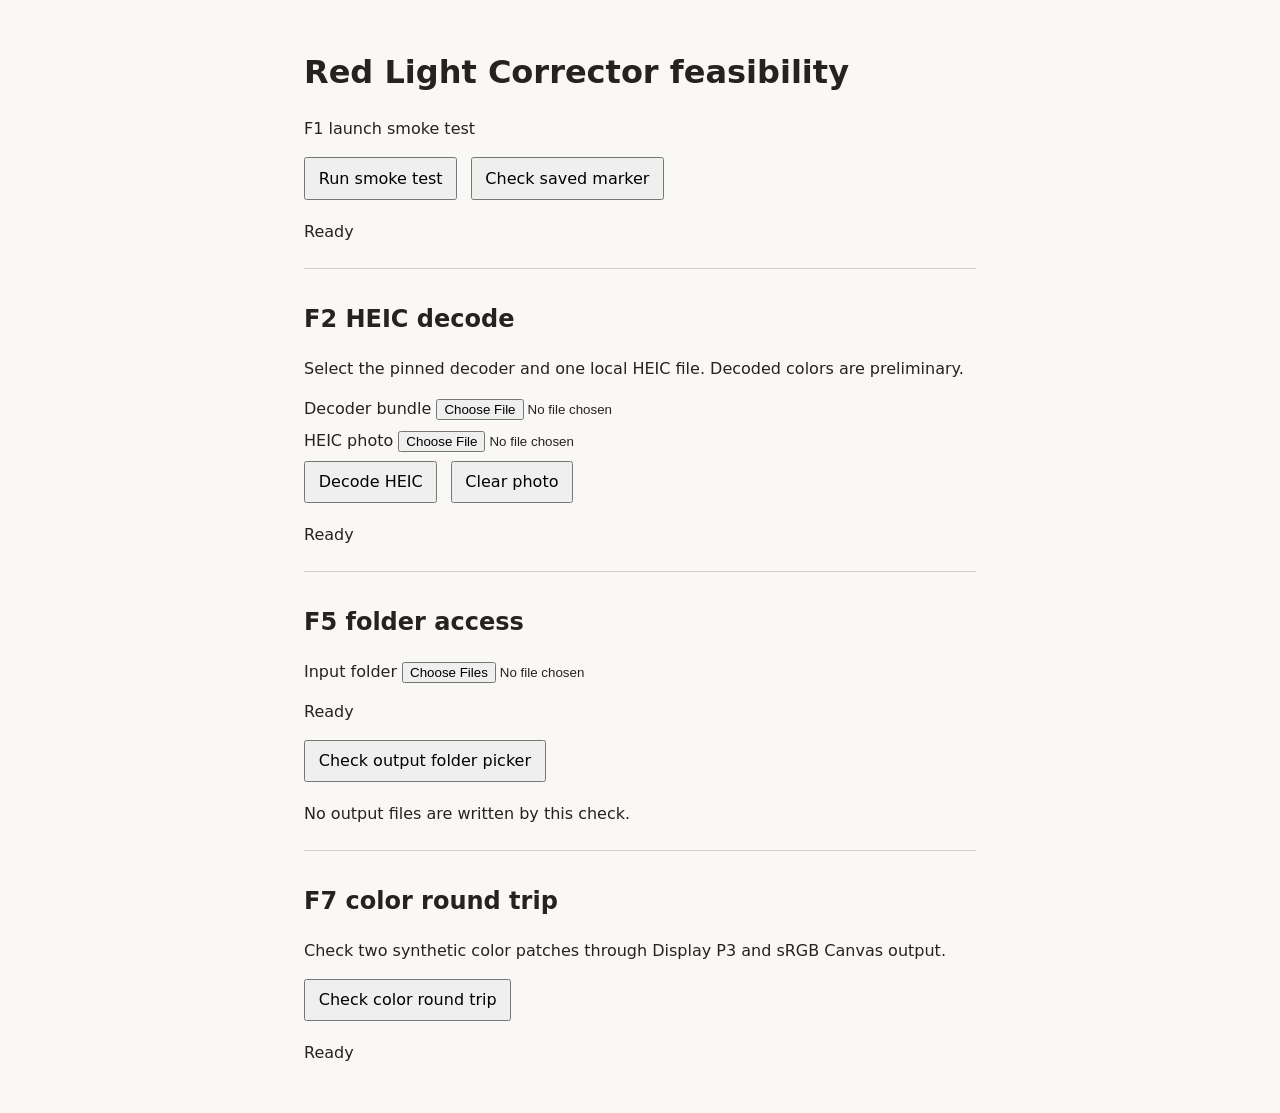
<file: feasibility/harness/index.html>
<!doctype html>
<html lang="en">
<meta charset="utf-8">
<meta http-equiv="Content-Security-Policy" content="default-src 'none'; script-src 'self' 'wasm-unsafe-eval'; worker-src blob:; img-src blob:; style-src 'self'; connect-src 'none'; base-uri 'none'; form-action 'none'">
<meta name="viewport" content="width=device-width,initial-scale=1">
<title>Red Light Corrector feasibility</title>
<link rel="stylesheet" href="harness.css">
<script defer src="smoke.js"></script>
<script defer src="photo-probe.js"></script>
<script defer src="color-probe.js"></script>
<main>
  <h1>Red Light Corrector feasibility</h1>
  <p>F1 launch smoke test</p>
  <button id="run" type="button">Run smoke test</button>
  <button id="check-storage" type="button">Check saved marker</button>
  <p id="summary" role="status">Ready</p>
  <dl id="results"></dl>
  <section aria-labelledby="heic-title">
    <h2 id="heic-title">F2 HEIC decode</h2>
    <p>Select the pinned decoder and one local HEIC file. Decoded colors are preliminary.</p>
    <label>Decoder bundle <input id="decoder-bundle" type="file" accept=".js"></label>
    <label>HEIC photo <input id="heic-photo" type="file" accept=".heic,.heif,image/heic,image/heif"></label>
    <button id="decode-heic" type="button">Decode HEIC</button>
    <button id="clear-heic" type="button">Clear photo</button>
    <p id="heic-result" role="status">Ready</p>
    <canvas id="heic-preview" aria-label="Bundled decoder preview" hidden></canvas>
  </section>
  <section aria-labelledby="folder-title">
    <h2 id="folder-title">F5 folder access</h2>
    <label>Input folder <input id="input-folder" type="file" webkitdirectory multiple></label>
    <p id="folder-result" role="status">Ready</p>
    <button id="check-output-picker" type="button">Check output folder picker</button>
    <p id="picker-result" role="status">No output files are written by this check.</p>
  </section>
  <section aria-labelledby="color-title">
    <h2 id="color-title">F7 color round trip</h2>
    <p>Check two synthetic color patches through Display P3 and sRGB Canvas output.</p>
    <button id="check-color" type="button">Check color round trip</button>
    <p id="color-result" role="status">Ready</p>
    <canvas id="color-preview" width="64" height="32" aria-label="Display P3 red and neutral gray patches" hidden></canvas>
    <pre id="color-measurements"></pre>
  </section>
</main>
</html>
</file>
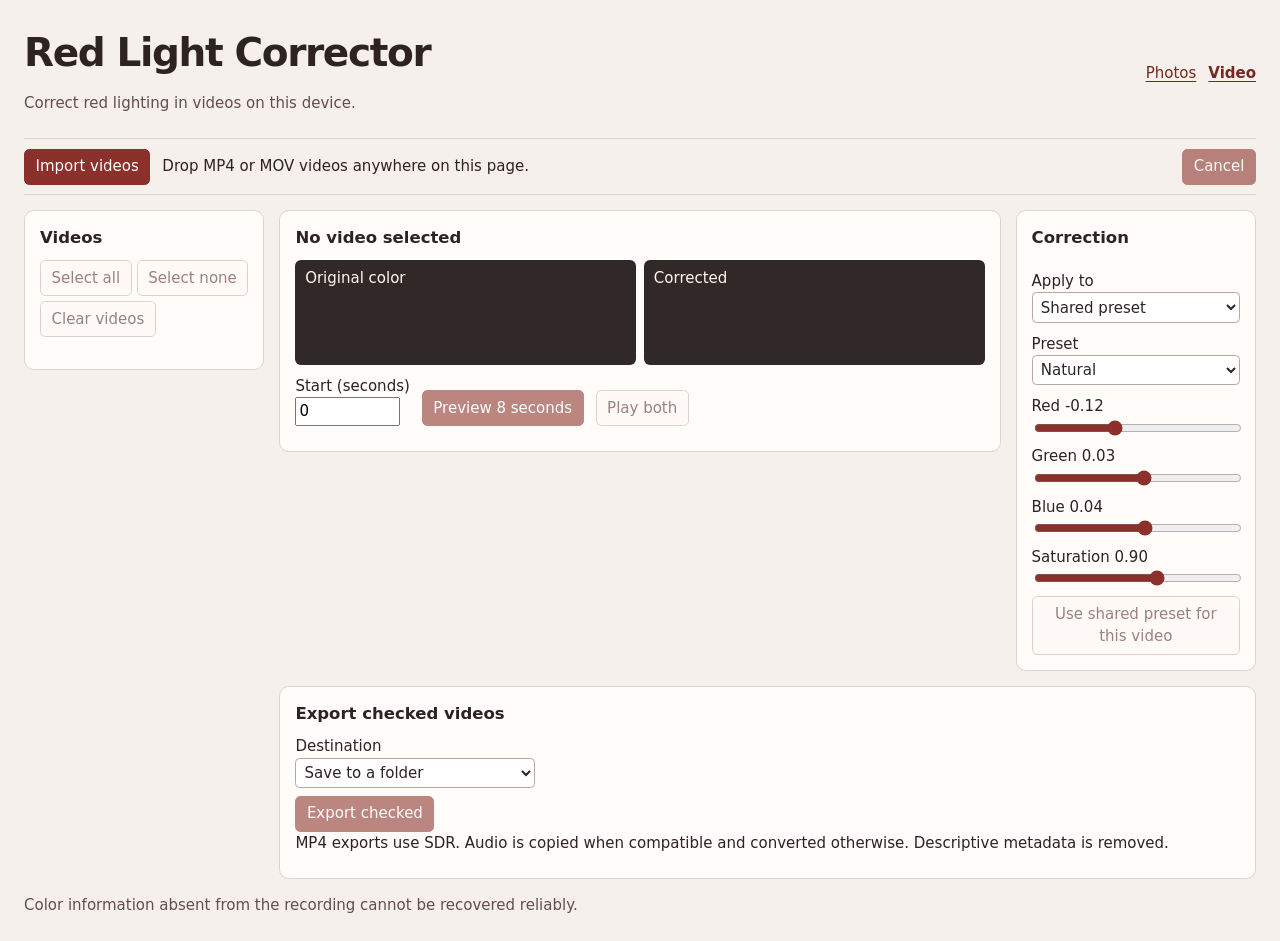
<file: video.html>
<!doctype html>
<html lang="en">
<head>
  <meta charset="utf-8">
  <meta name="viewport" content="width=device-width, initial-scale=1">
  <meta http-equiv="Content-Security-Policy" content="default-src 'none'; script-src 'self'; style-src 'self'; media-src 'self'; connect-src 'self'; base-uri 'none'; form-action 'none'">
  <title>Video · Red Light Corrector</title>
  <link rel="stylesheet" href="styles.css">
  <link rel="stylesheet" href="video.css">
  <script defer src="video/app.js"></script>
</head>
<body>
  <header>
    <div><h1>Red Light Corrector</h1><p>Correct red lighting in videos on this device.</p></div>
    <nav class="actions" aria-label="Media type">
      <a href="index.html">Photos</a>
      <a href="video.html" aria-current="page">Video</a>
    </nav>
  </header>
  <section id="startup" hidden>
    <h2>Start the local video app</h2>
    <p>Install FFmpeg and ffprobe, then run <code>node launch.mjs</code> in the packaged app folder. Open the local address shown in the terminal.</p>
  </section>
  <div id="video-app" hidden>
    <div class="activity">
      <label class="button">Import videos<input id="video-files" type="file" accept=".mov,.mp4,video/quicktime,video/mp4" multiple></label>
      <p id="video-status" role="status">Drop MP4 or MOV videos anywhere on this page.</p>
      <button id="video-cancel" type="button" disabled>Cancel</button>
    </div>
    <main>
      <aside class="gallery">
        <h2>Videos</h2>
        <div class="actions">
          <button id="video-all" class="secondary" type="button">Select all</button>
          <button id="video-none" class="secondary" type="button">Select none</button>
          <button id="video-clear" class="secondary" type="button">Clear videos</button>
        </div>
        <ul id="videos" aria-label="Imported videos"></ul>
      </aside>
      <section class="workspace" aria-labelledby="video-title">
        <h2 id="video-title">No video selected</h2>
        <div class="comparison">
          <figure><figcaption>Original color</figcaption><video id="video-original" controls muted playsinline preload="metadata" hidden></video></figure>
          <figure><figcaption>Corrected</figcaption><video id="video-corrected" controls muted playsinline preload="metadata" hidden></video></figure>
        </div>
        <div class="actions preview-controls">
          <label>Start (seconds)<input id="video-start" type="number" min="0" max="86400" step=".1" value="0"></label>
          <button id="video-preview" type="button">Preview 8 seconds</button>
          <button id="video-play" class="secondary" type="button" disabled>Play both</button>
        </div>
        <p id="video-preview-notes"></p>
      </section>
      <aside class="adjustments">
        <h2>Correction</h2>
        <fieldset id="video-settings">
          <label>Apply to<select id="video-scope"><option value="shared">Shared preset</option><option value="clip">This video</option></select></label>
          <label>Preset<select id="video-preset"><option>Natural</option><option>Balanced</option><option>Aggressive</option><option disabled>Custom</option></select></label>
          <label>Red <output for="video-red"></output><input id="video-red" type="range" min="-.5" max=".5" step=".01"></label>
          <label>Green <output for="video-green"></output><input id="video-green" type="range" min="-.5" max=".5" step=".01"></label>
          <label>Blue <output for="video-blue"></output><input id="video-blue" type="range" min="-.5" max=".5" step=".01"></label>
          <label>Saturation <output for="video-saturation"></output><input id="video-saturation" type="range" min="0" max="1.5" step=".01"></label>
          <button id="video-reset" class="secondary" type="button">Use shared preset for this video</button>
        </fieldset>
      </aside>
      <section class="exports">
        <h2>Export checked videos</h2>
        <label>Destination<select id="video-destination"><option value="folder">Save to a folder</option><option value="downloads">Prepare downloads</option></select></label>
        <button id="video-export" type="button">Export checked</button>
        <p>MP4 exports use SDR. Audio is copied when compatible and converted otherwise. Descriptive metadata is removed.</p>
        <ul id="video-output" aria-label="Video export results"></ul>
      </section>
    </main>
  </div>
  <footer>Color information absent from the recording cannot be recovered reliably.</footer>
</body>
</html>
</file>
<file: feasibility/harness/harness.css>
body {
  color: #252221;
  background: #faf8f5;
  font: 1rem/1.5 system-ui, sans-serif;
  margin: 0;
}

main {
  max-width: 42rem;
  margin: 3rem auto;
  padding: 0 1.25rem;
}

button {
  font: inherit;
  margin: 0 .5rem .25rem 0;
  padding: .45rem .8rem;
}

dt {
  font-weight: 600;
}

dd {
  margin: 0 0 .6rem;
}

section {
  border-top: 1px solid #d8d0c8;
  margin-top: 1.5rem;
  padding-top: .75rem;
}

label {
  display: block;
  margin: .5rem 0;
}

canvas {
  height: auto;
  max-width: 100%;
}
</file>
<file: styles.css>
:root {
  color-scheme: light;
  font: 15px/1.5 system-ui, sans-serif;
  background: #f5f0eb;
  color: #2c2322;
}

* { box-sizing: border-box; }
body { margin: 0 auto; max-width: 100rem; padding: 1.6rem; }
.dragging-photos body::after {
  content: "";
  position: fixed;
  z-index: 1;
  inset: .45rem;
  border: 3px dashed #8b302a;
  border-radius: .65rem;
  pointer-events: none;
}
header, .activity, .actions, .export-options { display: flex; align-items: center; flex-wrap: wrap; gap: .8rem; }
header { justify-content: space-between; }
h1, h2, p { margin: 0 0 .6rem; }
h1 { font-size: clamp(1.7rem, 4vw, 2.6rem); letter-spacing: -.035em; }
h2 { font-size: 1.1rem; }
header p, footer { color: #624f4a; }
nav a { color: #772820; text-underline-offset: .18em; }
nav [aria-current] { font-weight: 700; }
.activity { margin: 1rem 0; border-block: 1px solid #dacfcb; padding: .65rem 0; }
.activity p { margin: 0 auto 0 0; }
main { display: grid; grid-template-columns: minmax(12rem, 1fr) minmax(0, 3fr) minmax(12rem, 1fr); gap: 1rem; align-items: start; }
main > * { background: #fffcf9; border: 1px solid #ded3cb; border-radius: .65rem; padding: 1rem; min-width: 0; }
.exports { grid-column: 2 / -1; }
.export-options { align-items: end; margin-bottom: .8rem; }
.gallery .actions { gap: .35rem; margin-bottom: .55rem; }
button, .button, select, input { font: inherit; }
button, .button { cursor: pointer; background: #8b302a; color: #fff; border: 1px solid #8b302a; border-radius: .35rem; padding: .38rem .7rem; }
button.secondary, .button.secondary, #cancel, #retry { background: #fffaf6; color: #542b26; border-color: #cab2aa; }
button:disabled { opacity: .58; cursor: default; }
button:focus-visible, input:focus-visible, select:focus-visible, summary:focus-visible, .button:focus-within { outline: 3px solid #17698c; outline-offset: 2px; }
.button { position: relative; overflow: hidden; }
.button input { position: absolute; inset: 0; opacity: 0; width: 100%; cursor: pointer; }
label { display: block; }
.adjustments label { margin: .65rem 0; }
input[type=range] { display: block; width: 100%; accent-color: #8b302a; }
select, input[type=text] { display: block; width: 100%; background: #fff; color: inherit; border: 1px solid #b9a69f; border-radius: .3rem; padding: .28rem; }
fieldset { border: 1px solid #ded3cb; display: flex; gap: .6rem; flex-wrap: wrap; margin: 0; }
details { margin: .7rem 0; }
summary { cursor: pointer; }
.comparison { display: grid; grid-template-columns: 1fr 1fr; gap: .55rem; }
figure { margin: 0; min-width: 0; min-height: 7rem; background: #302927; color: #fff9f2; border-radius: .4rem; overflow: hidden; }
figcaption { padding: .45rem .65rem; }
figure img { display: block; width: 100%; max-height: 60vh; object-fit: contain; }
[hidden] { display: none !important; }
ul { list-style: none; margin: .55rem 0; padding: 0; }
#photos, #export-log { max-height: 68vh; overflow: auto; }
#photos li { display: flex; align-items: center; gap: .35rem; margin: .25rem 0; }
#photos button { display: grid; grid-template-columns: 2rem minmax(0,1fr); align-items: center; gap: .5rem; text-align: start; width: 100%; background: #f7efeb; color: #2c2322; border-color: transparent; }
#photos button[aria-current=true] { border-color: #8b302a; background: #f3ded9; }
#photos img, .thumb-placeholder { width: 2rem; height: 2rem; object-fit: cover; background: #e1d0c9; }
.file-name { overflow-wrap: anywhere; }
.file-status { display: block; font-size: .82rem; color: #63423c; }
#export-log li { border-top: 1px solid #ede2da; padding: .3rem 0; overflow-wrap: anywhere; }
.warning { color: #802f24; }
footer { margin-top: 1rem; }
@media (max-width: 850px) {
  main { grid-template-columns: minmax(10rem, 1fr) minmax(0, 2fr); }
  .adjustments { grid-column: 1; }
  .exports { grid-column: 2; }
}
@media (max-width: 560px) {
  body { padding: .7rem; }
  main { display: flex; flex-direction: column; }
  main > * { width: 100%; }
  #photos { max-height: 11rem; }
}
</file>
<file: video.css>
#video-output a { color: #772820; text-underline-offset: .18em; }
#startup { margin: 1rem 0; }
#videos { max-height: 65vh; overflow: auto; }
#videos li { display: flex; align-items: center; gap: .4rem; margin: .28rem 0; }
#videos button { width: 100%; min-width: 0; text-align: start; overflow-wrap: anywhere; }
#videos button[aria-current=true] { background: #f3ded9; }
#video-settings { display: block; border: 0; padding: 0; }
figure video { display: block; width: 100%; max-height: 57vh; object-fit: contain; }
.preview-controls { margin: .65rem 0; align-items: end; }
.preview-controls input { display: block; width: 7rem; }
#video-destination { max-width: 16rem; margin-bottom: .5rem; }
#video-output li { border-top: 1px solid #ede2da; padding: .3rem 0; overflow-wrap: anywhere; }
</file>
